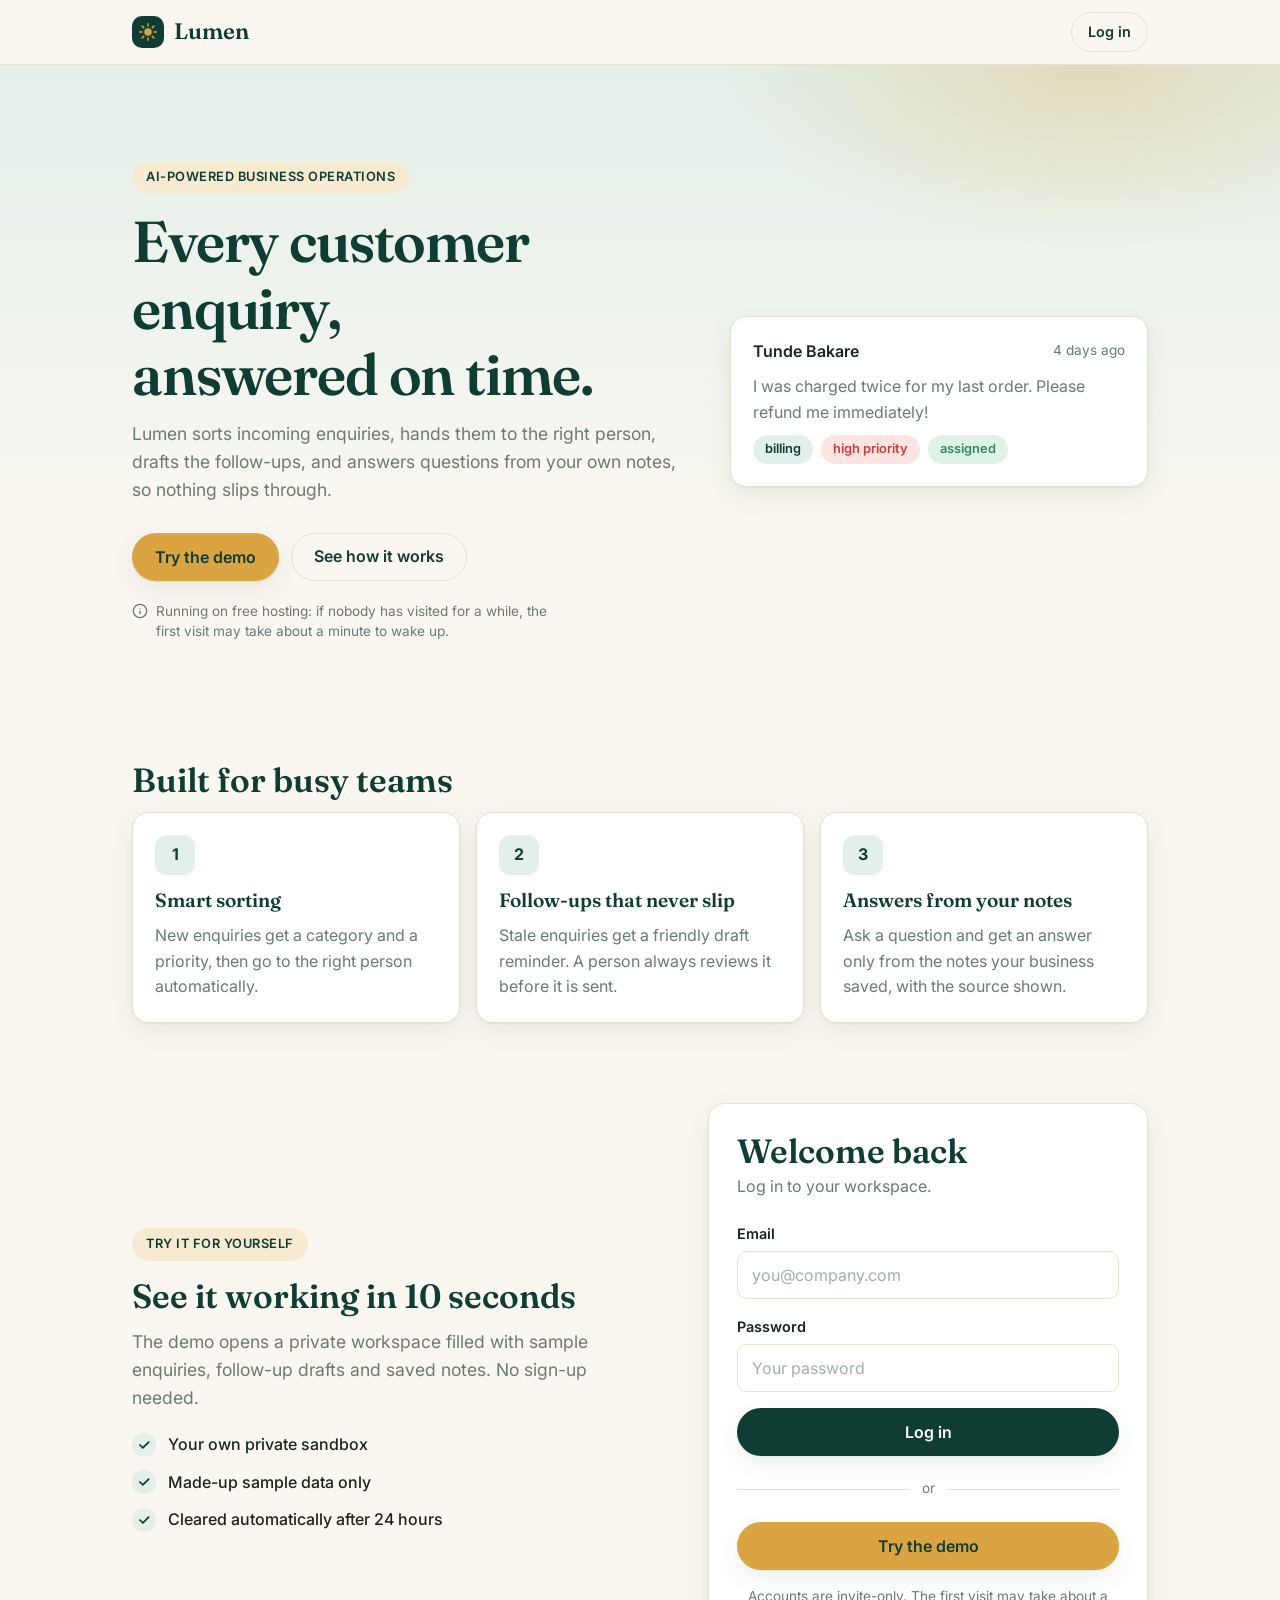
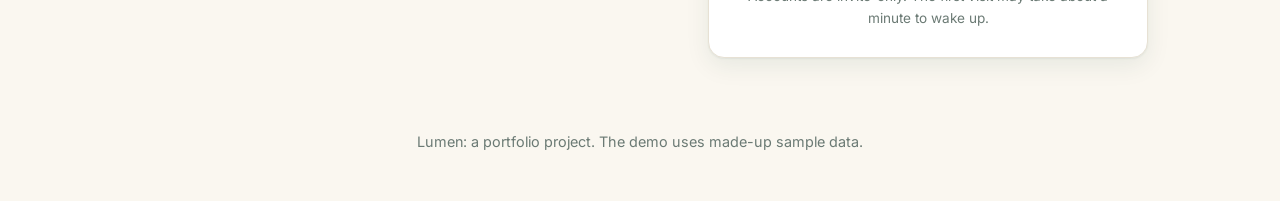
<file: web/index.html>
<!DOCTYPE html>
<html lang="en">
<head>
  <meta charset="utf-8">
  <meta name="viewport" content="width=device-width, initial-scale=1">
  <meta name="theme-color" content="#0f3d33">
  <title>Lumen: customer enquiries, answered on time</title>
  <link rel="preconnect" href="https://fonts.googleapis.com">
  <link rel="preconnect" href="https://fonts.gstatic.com" crossorigin>
  <link href="https://fonts.googleapis.com/css2?family=Fraunces:opsz,wght@9..144,500;9..144,600&family=Inter:wght@400;500;600&display=swap" rel="stylesheet">
  <link rel="stylesheet" href="styles.css">
</head>
<body>
  <header class="topbar">
    <div class="container">
      <a class="brand" href="./">
        <span class="brand-mark">
          <svg width="18" height="18" viewBox="0 0 24 24" fill="none" aria-hidden="true">
            <circle cx="12" cy="12" r="5" fill="#d9a441"></circle>
            <path d="M12 1v3M12 20v3M1 12h3M20 12h3M4.2 4.2l2.1 2.1M17.7 17.7l2.1 2.1M4.2 19.8l2.1-2.1M17.7 6.3l2.1-2.1" stroke="#d9a441" stroke-width="2" stroke-linecap="round"></path>
          </svg>
        </span>
        Lumen
      </a>
      <a class="btn btn-ghost btn-small" id="top-link" href="#login">Log in</a>
    </div>
  </header>

  <main>
    <section class="hero">
      <div class="container">
        <div class="hero-grid">
          <div>
            <span class="eyebrow">AI-powered business operations</span>
            <h1>Every customer enquiry, answered on time.</h1>
            <p class="lead">Lumen sorts incoming enquiries, hands them to the right person, drafts the follow-ups, and answers questions from your own notes, so nothing slips through.</p>
            <div class="hero-actions">
              <button class="btn btn-gold" type="button" data-demo data-target="message">Try the demo</button>
              <a class="btn btn-ghost" href="#features">See how it works</a>
            </div>
            <p class="hero-note">Running on free hosting: if nobody has visited for a while, the first visit may take about a minute to wake up.</p>
            <p id="message" class="notice" role="alert" hidden></p>
          </div>

          <article class="card enquiry hero-card" aria-hidden="true">
            <div class="enquiry-head">
              <span class="enquiry-name">Tunde Bakare</span>
              <span class="enquiry-time">4 days ago</span>
            </div>
            <p>I was charged twice for my last order. Please refund me immediately!</p>
            <div class="badges">
              <span class="badge badge-category">billing</span>
              <span class="badge badge-high">high priority</span>
              <span class="badge badge-done">assigned</span>
            </div>
          </article>
        </div>
      </div>
    </section>

    <section class="section" id="features">
      <div class="container">
        <h2>Built for busy teams</h2>
        <div class="grid grid-3">
          <article class="card">
            <div class="card-icon">1</div>
            <h3>Smart sorting</h3>
            <p>New enquiries get a category and a priority, then go to the right person automatically.</p>
          </article>
          <article class="card">
            <div class="card-icon">2</div>
            <h3>Follow-ups that never slip</h3>
            <p>Stale enquiries get a friendly draft reminder. A person always reviews it before it is sent.</p>
          </article>
          <article class="card">
            <div class="card-icon">3</div>
            <h3>Answers from your notes</h3>
            <p>Ask a question and get an answer only from the notes your business saved, with the source shown.</p>
          </article>
        </div>
      </div>
    </section>

    <section class="section" id="login">
      <div class="container">
        <div class="login-grid">
          <div class="login-intro">
            <span class="eyebrow">Try it for yourself</span>
            <h2>See it working in 10 seconds</h2>
            <p class="lead">The demo opens a private workspace filled with sample enquiries, follow-up drafts and saved notes. No sign-up needed.</p>
            <ul class="checklist">
              <li>Your own private sandbox</li>
              <li>Made-up sample data only</li>
              <li>Cleared automatically after 24 hours</li>
            </ul>
          </div>

          <div class="card login-card">
            <h2>Welcome back</h2>
            <p class="sub">Log in to your workspace.</p>
            <form id="login-form" novalidate>
              <div class="field">
                <label for="email">Email</label>
                <input class="input" id="email" type="email" placeholder="you@company.com" autocomplete="username" inputmode="email">
              </div>
              <div class="field">
                <label for="password">Password</label>
                <input class="input" id="password" type="password" placeholder="Your password" autocomplete="current-password">
              </div>
              <button class="btn btn-primary btn-block" id="login-button" type="submit">Log in</button>
            </form>
            <p id="login-message" class="notice" role="alert" hidden></p>
            <div class="divider"><span>or</span></div>
            <button class="btn btn-gold btn-block" type="button" data-demo data-target="login-message">Try the demo</button>
            <p class="fine">Accounts are invite-only. The first visit may take about a minute to wake up.</p>
          </div>
        </div>
      </div>
    </section>
  </main>

  <footer class="footer">
    <div class="container">Lumen: a portfolio project. The demo uses made-up sample data.</div>
  </footer>

  <script src="api.js"></script>
  <script>
    (function () {
      var heroMessage = document.getElementById("message");
      var cardMessage = document.getElementById("login-message");
      var demoButtons = document.querySelectorAll("[data-demo]");
      var form = document.getElementById("login-form");
      var loginButton = document.getElementById("login-button");
      var topLink = document.getElementById("top-link");

      if (Lumen.getToken()) {
        topLink.textContent = "Open app";
        topLink.href = "app.html";
      }

      function show(target, text) {
        target.textContent = text;
        target.hidden = !text;
      }

      function clearMessages() {
        show(heroMessage, "");
        show(cardMessage, "");
      }

      function setBusy(busy) {
        demoButtons.forEach(function (button) { button.disabled = busy; });
        loginButton.disabled = busy;
      }

      demoButtons.forEach(function (button) {
        var original = button.textContent;
        var target = document.getElementById(button.getAttribute("data-target"));

        button.addEventListener("click", async function () {
          clearMessages();
          setBusy(true);
          button.textContent = "Preparing your demo...";
          try {
            await Lumen.startDemo();
            window.location.href = "app.html";
          } catch (error) {
            show(target, error.message);
            setBusy(false);
            button.textContent = original;
          }
        });
      });

      form.addEventListener("submit", async function (event) {
        event.preventDefault();
        clearMessages();

        var email = document.getElementById("email").value.trim();
        var password = document.getElementById("password").value;
        if (!email || !password) {
          show(cardMessage, "Please enter your email and password.");
          return;
        }

        setBusy(true);
        loginButton.textContent = "Logging in...";
        try {
          await Lumen.login(email, password);
          window.location.href = "app.html";
        } catch (error) {
          show(cardMessage, error.message);
          setBusy(false);
          loginButton.textContent = "Log in";
        }
      });
    })();
  </script>
</body>
</html>
<!-- End of file -->
</file>
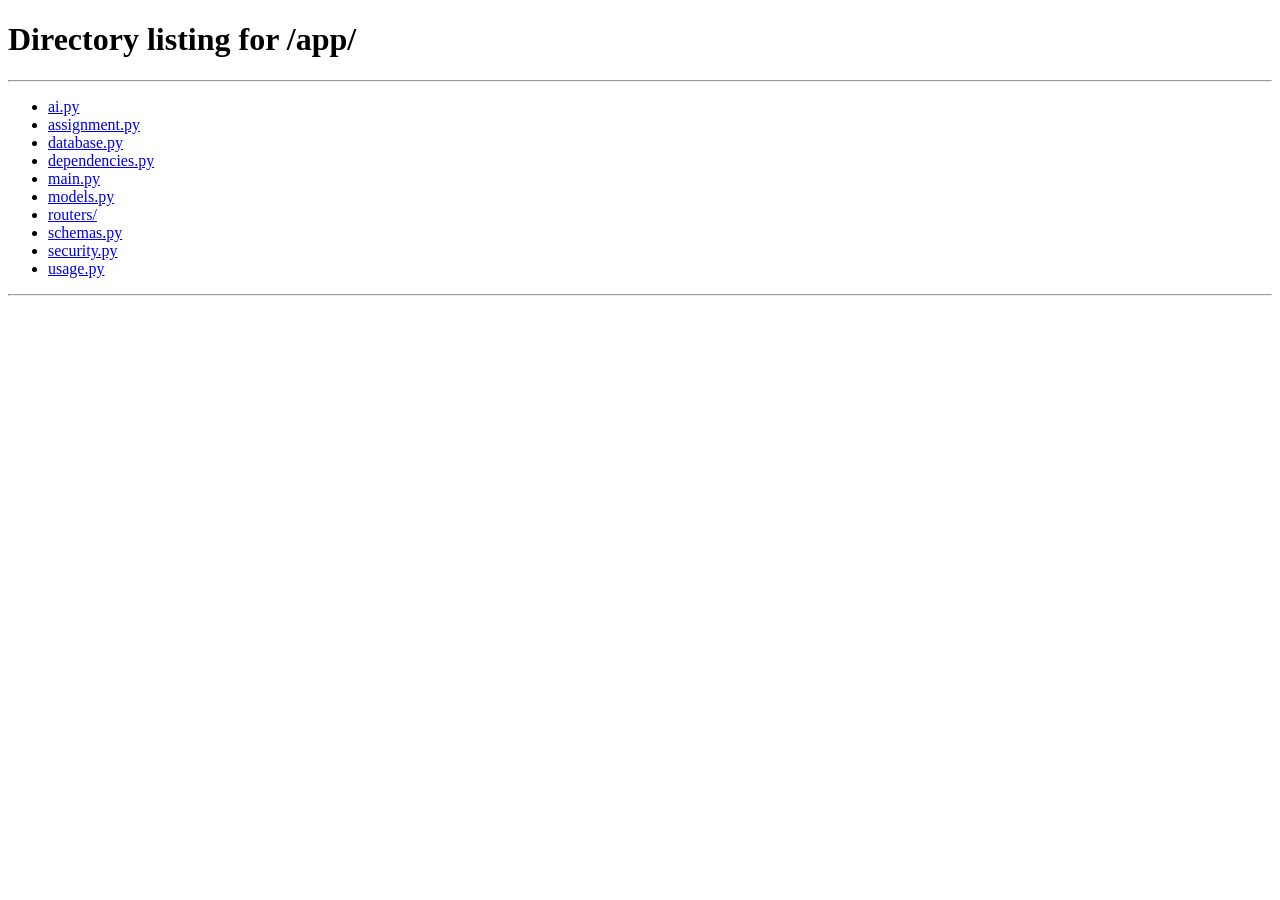
<file: web/app.html>
<!DOCTYPE html>
<html lang="en">
<head>
  <meta charset="utf-8">
  <meta name="viewport" content="width=device-width, initial-scale=1, viewport-fit=cover">
  <meta name="theme-color" content="#0f3d33">
  <title>Lumen</title>
  <link rel="preconnect" href="https://fonts.googleapis.com">
  <link rel="preconnect" href="https://fonts.gstatic.com" crossorigin>
  <link href="https://fonts.googleapis.com/css2?family=Fraunces:opsz,wght@9..144,500;9..144,600&family=Inter:wght@400;500;600&display=swap" rel="stylesheet">
  <link rel="stylesheet" href="styles.css">
  <link rel="stylesheet" href="app.css">
</head>
<body class="app">
  <aside class="sidebar">
    <a class="brand" href="app.html">
      <span class="brand-mark">
        <svg width="18" height="18" viewBox="0 0 24 24" fill="none" aria-hidden="true">
          <circle cx="12" cy="12" r="5" fill="#d9a441"></circle>
          <path d="M12 1v3M12 20v3M1 12h3M20 12h3M4.2 4.2l2.1 2.1M17.7 17.7l2.1 2.1M4.2 19.8l2.1-2.1M17.7 6.3l2.1-2.1" stroke="#d9a441" stroke-width="2" stroke-linecap="round"></path>
        </svg>
      </span>
      Lumen
    </a>
    <nav class="side-nav" id="side-nav" aria-label="Main"></nav>
    <div class="sidebar-foot">
      <div class="user-name" id="user-name">&nbsp;</div>
      <div class="user-role" id="user-role">&nbsp;</div>
      <button class="btn btn-ghost btn-small" type="button" data-logout>Log out</button>
    </div>
  </aside>

  <div class="main">
    <header class="mobile-top">
      <a class="brand" href="app.html">
        <span class="brand-mark">
          <svg width="18" height="18" viewBox="0 0 24 24" fill="none" aria-hidden="true">
            <circle cx="12" cy="12" r="5" fill="#d9a441"></circle>
            <path d="M12 1v3M12 20v3M1 12h3M20 12h3M4.2 4.2l2.1 2.1M17.7 17.7l2.1 2.1M4.2 19.8l2.1-2.1M17.7 6.3l2.1-2.1" stroke="#d9a441" stroke-width="2" stroke-linecap="round"></path>
          </svg>
        </span>
        Lumen
      </a>
      <button class="btn btn-ghost btn-small" type="button" data-logout>Log out</button>
    </header>

    <main class="view" id="view" tabindex="-1"></main>
  </div>

  <nav class="bottom-nav" id="bottom-nav" aria-label="Main"></nav>

  <script src="api.js"></script>
  <script src="app.js"></script>
</body>
</html>
<!-- End of file -->
</file>
<file: web/styles.css>
/* Lumen design system: colors, type and spacing live in the variables below. */
:root {
  --green-900: #0f3d33;
  --green-700: #1b5e4f;
  --green-100: #e3efea;
  --gold: #d9a441;
  --gold-soft: #f6ead0;
  --cream: #faf7f0;
  --surface: #ffffff;
  --ink: #1b2421;
  --muted: #6b7a74;
  --line: #e7e1d4;
  --success: #2e8b57;
  --warning: #c98a00;
  --danger: #c2413a;

  --font-body: "Inter", system-ui, -apple-system, "Segoe UI", Roboto, sans-serif;
  --font-heading: "Fraunces", Georgia, "Times New Roman", serif;

  --radius: 16px;
  --radius-sm: 10px;
  --shadow: 0 1px 2px rgba(15, 61, 51, 0.06), 0 8px 24px rgba(15, 61, 51, 0.08);
}

* {
  box-sizing: border-box;
}

[hidden] {
  display: none !important;
}

html {
  -webkit-text-size-adjust: 100%;
}

body {
  margin: 0;
  background: var(--cream);
  color: var(--ink);
  font-family: var(--font-body);
  font-size: 16px;
  line-height: 1.6;
}

h1,
h2,
h3 {
  font-family: var(--font-heading);
  font-weight: 600;
  line-height: 1.15;
  color: var(--green-900);
  margin: 0 0 12px;
  text-wrap: balance;
}

h1 {
  font-size: clamp(2.1rem, 7vw, 3.6rem);
  letter-spacing: -0.02em;
}

h2 {
  font-size: clamp(1.5rem, 4.5vw, 2.1rem);
}

h3 {
  font-size: 1.2rem;
}

p {
  margin: 0 0 16px;
}

a:focus-visible,
button:focus-visible,
.input:focus-visible {
  outline: 3px solid rgba(217, 164, 65, 0.6);
  outline-offset: 2px;
}

.container {
  width: 100%;
  max-width: 1080px;
  margin: 0 auto;
  padding: 0 20px;
}

/* Top bar */
.topbar {
  position: sticky;
  top: 0;
  z-index: 10;
  background: rgba(250, 247, 240, 0.92);
  backdrop-filter: blur(8px);
  border-bottom: 1px solid var(--line);
}

.topbar .container {
  display: flex;
  align-items: center;
  justify-content: space-between;
  min-height: 64px;
}

.brand {
  display: flex;
  align-items: center;
  gap: 10px;
  font-family: var(--font-heading);
  font-size: 1.4rem;
  font-weight: 600;
  color: var(--green-900);
  text-decoration: none;
}

.brand-mark {
  width: 32px;
  height: 32px;
  border-radius: 10px;
  background: var(--green-900);
  display: grid;
  place-items: center;
}

/* Buttons: big enough to tap comfortably on a phone */
.btn {
  display: inline-flex;
  align-items: center;
  justify-content: center;
  gap: 8px;
  min-height: 48px;
  padding: 0 22px;
  border: 1px solid transparent;
  border-radius: 999px;
  font-family: var(--font-body);
  font-size: 1rem;
  font-weight: 600;
  text-decoration: none;
  cursor: pointer;
  transition: transform 0.15s ease, box-shadow 0.15s ease, background 0.15s ease;
}

.btn:hover {
  transform: translateY(-1px);
}

.btn:disabled {
  opacity: 0.6;
  cursor: not-allowed;
  transform: none;
}

.btn-primary {
  background: var(--green-900);
  color: #fff;
  box-shadow: var(--shadow);
}

.btn-primary:hover {
  background: var(--green-700);
}

.btn-gold {
  background: var(--gold);
  color: var(--green-900);
  box-shadow: var(--shadow);
}

.btn-ghost {
  background: transparent;
  color: var(--green-900);
  border-color: var(--line);
}

.btn-small {
  min-height: 40px;
  padding: 0 16px;
  font-size: 0.9rem;
}

.btn-block {
  width: 100%;
}

/* Hero */
.hero {
  position: relative;
  overflow: hidden;
  padding: 56px 0 48px;
  background:
    radial-gradient(520px 260px at 85% 0%, rgba(217, 164, 65, 0.28), transparent 70%),
    linear-gradient(180deg, var(--green-100), var(--cream) 70%);
}

.hero-grid {
  display: grid;
  gap: 32px;
  align-items: center;
}

.hero-card {
  display: none;
}

.eyebrow {
  display: inline-block;
  margin-bottom: 16px;
  padding: 6px 14px;
  border-radius: 999px;
  background: var(--gold-soft);
  color: var(--green-900);
  font-size: 0.8rem;
  font-weight: 600;
  letter-spacing: 0.04em;
  text-transform: uppercase;
}

.lead {
  max-width: 560px;
  font-size: 1.1rem;
  color: var(--muted);
}

.hero-actions {
  display: flex;
  flex-wrap: wrap;
  gap: 12px;
  margin-top: 28px;
}

/* Small heads-up under the hero buttons */
.hero-note {
  display: flex;
  align-items: flex-start;
  gap: 8px;
  max-width: 440px;
  margin: 20px 0 0;
  color: var(--muted);
  font-size: 0.85rem;
  line-height: 1.5;
}

.hero-note::before {
  content: "";
  flex: none;
  width: 16px;
  height: 16px;
  margin-top: 2px;
  background: url("data:image/svg+xml,%3Csvg xmlns='http://www.w3.org/2000/svg' viewBox='0 0 24 24' fill='none' stroke='%236b7a74' stroke-width='2' stroke-linecap='round' stroke-linejoin='round'%3E%3Ccircle cx='12' cy='12' r='10'/%3E%3Cpath d='M12 16v-4M12 8h.01'/%3E%3C/svg%3E") center / contain no-repeat;
}

/* Sections and cards */
.section {
  padding: 40px 0;
}

.grid {
  display: grid;
  gap: 16px;
  grid-template-columns: 1fr;
}

.card {
  background: var(--surface);
  border: 1px solid var(--line);
  border-radius: var(--radius);
  padding: 22px;
  box-shadow: var(--shadow);
}

.card-icon {
  width: 40px;
  height: 40px;
  margin-bottom: 14px;
  border-radius: 12px;
  background: var(--green-100);
  color: var(--green-900);
  display: grid;
  place-items: center;
  font-weight: 700;
}

.card p {
  margin: 0;
  color: var(--muted);
}

/* Enquiry card */
.enquiry {
  display: grid;
  gap: 10px;
}

.enquiry-head {
  display: flex;
  align-items: center;
  justify-content: space-between;
  gap: 12px;
}

.enquiry-name {
  font-weight: 600;
}

.enquiry-time {
  color: var(--muted);
  font-size: 0.85rem;
}

.badges {
  display: flex;
  flex-wrap: wrap;
  gap: 8px;
}

.badge {
  display: inline-block;
  padding: 4px 12px;
  border-radius: 999px;
  font-size: 0.8rem;
  font-weight: 600;
}

.badge-category {
  background: var(--green-100);
  color: var(--green-900);
}

.badge-high {
  background: #fbe4e2;
  color: var(--danger);
}

.badge-medium {
  background: #fbefd2;
  color: var(--warning);
}

.badge-done {
  background: #def2e6;
  color: var(--success);
}

/* Login section */
.login-grid {
  display: grid;
  gap: 32px;
  align-items: center;
}

.checklist {
  list-style: none;
  margin: 20px 0 0;
  padding: 0;
  display: grid;
  gap: 12px;
}

.checklist li {
  display: flex;
  align-items: center;
  gap: 12px;
  font-weight: 500;
}

.checklist li::before {
  content: "";
  flex: none;
  width: 24px;
  height: 24px;
  border-radius: 50%;
  background: var(--green-100) url("data:image/svg+xml,%3Csvg xmlns='http://www.w3.org/2000/svg' viewBox='0 0 24 24' fill='none' stroke='%230f3d33' stroke-width='3' stroke-linecap='round' stroke-linejoin='round'%3E%3Cpath d='M5 12l5 5L20 7'/%3E%3C/svg%3E") center / 14px no-repeat;
}

.login-card {
  width: 100%;
  max-width: 440px;
  margin: 0 auto;
  padding: 28px;
}

.login-card h2 {
  margin-bottom: 4px;
}

.login-card .sub {
  margin-bottom: 22px;
  color: var(--muted);
}

.field {
  display: grid;
  gap: 6px;
  margin-bottom: 16px;
}

.field label {
  font-weight: 600;
  font-size: 0.9rem;
}

.input {
  width: 100%;
  min-height: 48px;
  padding: 0 14px;
  border: 1px solid var(--line);
  border-radius: var(--radius-sm);
  background: #fff;
  color: var(--ink);
  font-family: var(--font-body);
  font-size: 1rem;
}

.input::placeholder {
  color: #a3aea9;
}

.input:focus {
  border-color: var(--gold);
}

.divider {
  display: flex;
  align-items: center;
  gap: 12px;
  margin: 22px 0;
  color: var(--muted);
  font-size: 0.85rem;
}

.divider::before,
.divider::after {
  content: "";
  flex: 1;
  height: 1px;
  background: var(--line);
}

.login-card .fine {
  margin: 16px 0 0;
  text-align: center;
  color: var(--muted);
  font-size: 0.85rem;
}

/* Notices */
.notice {
  margin: 16px 0 0;
  padding: 12px 16px;
  border-radius: var(--radius-sm);
  background: #fbe4e2;
  color: var(--danger);
  font-weight: 500;
}

.notice-gold {
  background: var(--gold-soft);
  color: var(--green-900);
}

/* Stats and usage meter */
.stat-label {
  color: var(--muted);
  font-size: 0.8rem;
  font-weight: 600;
  letter-spacing: 0.04em;
  text-transform: uppercase;
}

.stat-value {
  margin: 4px 0 12px;
  font-family: var(--font-heading);
  font-size: 2.2rem;
  line-height: 1.1;
  color: var(--green-900);
}

.meter {
  height: 10px;
  border-radius: 999px;
  background: var(--green-100);
  overflow: hidden;
}

.meter-fill {
  width: 0;
  height: 100%;
  border-radius: 999px;
  background: var(--gold);
  transition: width 0.4s ease;
}

.footer {
  padding: 32px 0 48px;
  color: var(--muted);
  font-size: 0.9rem;
  text-align: center;
}

/* Larger screens */
@media (min-width: 768px) {
  .container {
    padding: 0 32px;
  }

  .hero {
    padding: 96px 0 80px;
  }

  .hero-grid {
    grid-template-columns: 1.15fr 0.85fr;
  }

  .hero-card {
    display: grid;
  }

  .grid-3 {
    grid-template-columns: repeat(3, 1fr);
  }

  .grid-2 {
    grid-template-columns: repeat(2, 1fr);
  }

  .login-grid {
    grid-template-columns: 1fr 440px;
    gap: 64px;
  }

  .login-card {
    margin: 0 0 0 auto;
  }
}

@media (prefers-reduced-motion: reduce) {
  * {
    transition: none !important;
  }
}

/* End of file */
</file>
<file: web/app.css>
/* Lumen app layout: sidebar on desktop, bottom navigation on phones. */
body.app {
  background: var(--cream);
}

.sidebar {
  display: none;
}

.mobile-top {
  position: sticky;
  top: 0;
  z-index: 20;
  display: flex;
  align-items: center;
  justify-content: space-between;
  min-height: 60px;
  padding: 0 20px;
  background: rgba(250, 247, 240, 0.92);
  backdrop-filter: blur(8px);
  border-bottom: 1px solid var(--line);
}

.main {
  padding-bottom: 96px;
}

.view {
  max-width: 1000px;
  margin: 0 auto;
  padding: 24px 20px 32px;
  outline: none;
}

.page-title {
  margin-bottom: 4px;
  font-size: clamp(1.8rem, 5vw, 2.4rem);
}

.page-sub {
  margin-bottom: 24px;
  color: var(--muted);
}

/* Stat cards */
.stats {
  display: grid;
  gap: 12px;
  grid-template-columns: repeat(2, 1fr);
  margin-bottom: 32px;
}

.stat-card {
  display: block;
  padding: 18px;
  color: inherit;
  text-decoration: none;
}

a.stat-card:hover {
  border-color: var(--gold);
}

.stat-card .stat-value {
  margin-bottom: 8px;
  font-size: 1.9rem;
}

.stat-card .meter {
  margin-bottom: 8px;
}

.card .stat-note {
  font-size: 0.85rem;
}

/* Lists */
.section-head {
  display: flex;
  align-items: baseline;
  justify-content: space-between;
  margin-bottom: 12px;
}

.section-head h2 {
  margin: 0;
  font-size: 1.3rem;
}

.text-link {
  color: var(--green-700);
  font-weight: 600;
  text-decoration: none;
}

.list {
  display: grid;
  gap: 12px;
}

.row-card {
  display: grid;
  gap: 8px;
  padding: 16px 18px;
}

.row-head {
  display: flex;
  align-items: center;
  justify-content: space-between;
  gap: 12px;
}

.row-name {
  font-weight: 600;
}

.row-time {
  color: var(--muted);
  font-size: 0.85rem;
  white-space: nowrap;
}

.row-card .row-message {
  color: var(--ink);
  display: -webkit-box;
  -webkit-line-clamp: 2;
  -webkit-box-orient: vertical;
  overflow: hidden;
}

.row-card .row-message.full {
  display: block;
  overflow: visible;
}

.empty {
  padding: 28px;
  text-align: center;
  color: var(--muted);
}

.demo-note {
  margin: 0 0 24px;
}

/* Extra badges */
.badge-warn {
  background: var(--gold-soft);
  color: #8a5a00;
}

.badge-neutral {
  background: #eeeae0;
  color: var(--muted);
}

/* Search, filter chips and selects */
.search {
  margin-bottom: 14px;
}

.chips {
  display: flex;
  flex-wrap: nowrap;
  gap: 8px;
  margin: 0 -20px 12px;
  padding: 2px 20px 6px;
  overflow-x: auto;
  scrollbar-width: none;
  -webkit-overflow-scrolling: touch;
}

.chips::-webkit-scrollbar {
  display: none;
}

.chip {
  flex: none;
  min-height: 40px;
  padding: 0 14px;
  border: 1px solid var(--line);
  border-radius: 999px;
  background: #fff;
  color: var(--ink);
  font-family: var(--font-body);
  font-size: 0.85rem;
  font-weight: 600;
  cursor: pointer;
  white-space: nowrap;
}

.chip:hover {
  border-color: var(--gold);
}

.chip.active {
  background: var(--green-900);
  border-color: var(--green-900);
  color: #fff;
}

.chip-count {
  margin-left: 4px;
  opacity: 0.7;
}

.list-summary {
  margin: 0 0 12px;
  color: var(--muted);
  font-size: 0.85rem;
}

.row-actions {
  display: grid;
  gap: 12px;
  grid-template-columns: 1fr;
  margin-top: 6px;
  padding-top: 14px;
  border-top: 1px solid var(--line);
}

.mini-field {
  display: grid;
  gap: 4px;
}

.mini-label {
  color: var(--muted);
  font-size: 0.75rem;
  font-weight: 600;
  letter-spacing: 0.04em;
  text-transform: uppercase;
}

.select {
  min-height: 44px;
  padding-right: 36px;
  appearance: none;
  -webkit-appearance: none;
  background-image: url("data:image/svg+xml,%3Csvg xmlns='http://www.w3.org/2000/svg' viewBox='0 0 24 24' fill='none' stroke='%236b7a74' stroke-width='2.5' stroke-linecap='round' stroke-linejoin='round'%3E%3Cpath d='M6 9l6 6 6-6'/%3E%3C/svg%3E");
  background-repeat: no-repeat;
  background-position: right 12px center;
  background-size: 16px;
  cursor: pointer;
}

.select:disabled {
  opacity: 0.6;
  cursor: wait;
}

/* Reminders */
.tool-card {
  margin-bottom: 20px;
}

.tool-card h3 {
  margin-bottom: 6px;
}

.tool-card .btn {
  margin-top: 14px;
}

.draft-label {
  margin-top: 4px;
  color: var(--muted);
  font-size: 0.75rem;
  font-weight: 600;
  letter-spacing: 0.04em;
  text-transform: uppercase;
}

.draft {
  padding: 14px 16px;
  border-left: 4px solid var(--gold);
  border-radius: var(--radius-sm);
  background: var(--green-100);
  color: var(--green-900);
  white-space: pre-wrap;
}

.row-card .notice {
  margin-top: 0;
}

.row-buttons {
  display: flex;
  flex-wrap: wrap;
  align-items: center;
  gap: 10px;
  margin-top: 4px;
}

/* Plan card (Dashboard, owners only) */
.plan-card {
  margin-bottom: 32px;
}

.plan-card .plan-text {
  margin-bottom: 14px;
}

.plan-options {
  display: grid;
  grid-template-columns: 1fr 1fr;
  gap: 10px;
  max-width: 440px;
}

.plan-option {
  display: flex;
  flex-direction: column;
  align-items: flex-start;
  justify-content: center;
  gap: 2px;
  min-height: 64px;
  padding: 12px 16px;
  border: 1px solid var(--line);
  border-radius: var(--radius-sm);
  background: #fff;
  color: var(--ink);
  font-family: var(--font-body);
  text-align: left;
  cursor: pointer;
}

.plan-option:hover:not(:disabled):not(.current) {
  border-color: var(--gold);
}

.plan-option:focus-visible {
  outline: 3px solid var(--gold);
  outline-offset: 2px;
}

.plan-option.current {
  background: var(--green-900);
  border-color: var(--green-900);
  color: #fff;
}

.plan-option:disabled {
  cursor: not-allowed;
}

.plan-option:disabled:not(.current) {
  opacity: 0.55;
}

.plan-name {
  font-size: 1rem;
  font-weight: 700;
}

.plan-limit {
  font-size: 0.85rem;
  opacity: 0.8;
}

/* Knowledge */
.ask-form {
  display: grid;
  gap: 10px;
  margin-top: 14px;
}

.ask-form .btn {
  margin-top: 0;
}

.answer {
  margin-top: 16px;
  padding: 14px 16px;
  border-radius: var(--radius-sm);
}

.answer-found {
  border-left: 4px solid var(--gold);
  background: var(--green-100);
  color: var(--green-900);
}

.answer-none {
  background: #eeeae0;
  color: var(--muted);
}

.answer-error {
  background: #fbe4e2;
  color: var(--danger);
  font-weight: 500;
}

.answer-text {
  margin-bottom: 10px;
  font-weight: 500;
}

.answer-sources {
  display: flex;
  flex-wrap: wrap;
  align-items: center;
  gap: 8px;
}

.answer-sources .mini-label {
  color: inherit;
  opacity: 0.8;
}

.note-content {
  color: var(--ink);
  white-space: pre-wrap;
}

.textarea {
  min-height: 130px;
  padding: 12px 14px;
  line-height: 1.5;
  resize: vertical;
}

.form-card {
  margin-top: 28px;
}

.form-card h3 {
  margin-bottom: 14px;
}

.btn-danger {
  color: var(--danger);
  border-color: #f1c9c6;
}

.btn-danger:hover {
  background: #fbe4e2;
}

/* Small confirmation message */
.toast {
  position: fixed;
  left: 50%;
  bottom: 88px;
  z-index: 50;
  max-width: calc(100% - 40px);
  padding: 12px 20px;
  border-radius: 999px;
  background: var(--green-900);
  color: #fff;
  font-weight: 600;
  box-shadow: var(--shadow);
  transform: translateX(-50%);
}

.toast.error {
  background: var(--danger);
}

/* Navigation icons */
.nav-icon {
  width: 44px;
  height: 28px;
  display: grid;
  place-items: center;
  border-radius: 999px;
}

.nav-icon svg {
  width: 20px;
  height: 20px;
}

/* Bottom navigation (phones) */
.bottom-nav {
  position: fixed;
  left: 0;
  right: 0;
  bottom: 0;
  z-index: 30;
  display: grid;
  grid-template-columns: repeat(4, 1fr);
  background: #fff;
  border-top: 1px solid var(--line);
  padding-bottom: env(safe-area-inset-bottom);
  box-shadow: 0 -6px 20px rgba(15, 61, 51, 0.06);
}

.bottom-nav .nav-link {
  display: flex;
  flex-direction: column;
  align-items: center;
  justify-content: center;
  gap: 2px;
  min-height: 64px;
  color: var(--muted);
  font-size: 0.72rem;
  font-weight: 600;
  text-decoration: none;
}

.bottom-nav .nav-link.active {
  color: var(--green-900);
}

.bottom-nav .nav-link.active .nav-icon {
  background: var(--gold-soft);
}

@media (min-width: 560px) {
  .row-actions {
    grid-template-columns: repeat(2, 1fr);
  }

  .ask-form {
    grid-template-columns: 1fr auto;
  }
}

/* Desktop: sidebar layout */
@media (min-width: 900px) {
  .sidebar {
    display: flex;
    flex-direction: column;
    position: fixed;
    top: 0;
    bottom: 0;
    left: 0;
    width: 260px;
    padding: 24px 16px;
    background: var(--green-900);
    color: #fff;
  }

  .sidebar .brand {
    padding: 0 8px 28px;
    color: #fff;
  }

  .sidebar .brand-mark {
    background: rgba(255, 255, 255, 0.12);
  }

  .side-nav {
    display: grid;
    gap: 4px;
  }

  .sidebar .nav-link {
    display: flex;
    align-items: center;
    gap: 12px;
    min-height: 46px;
    padding: 0 12px;
    border-radius: 12px;
    color: rgba(255, 255, 255, 0.78);
    font-weight: 500;
    text-decoration: none;
  }

  .sidebar .nav-link:hover {
    background: rgba(255, 255, 255, 0.08);
    color: #fff;
  }

  .sidebar .nav-link.active {
    background: var(--gold);
    color: var(--green-900);
    font-weight: 600;
  }

  .sidebar .nav-icon {
    width: 24px;
    height: 24px;
    border-radius: 0;
  }

  .sidebar-foot {
    margin-top: auto;
    padding: 16px 8px 0;
    border-top: 1px solid rgba(255, 255, 255, 0.14);
  }

  .user-name {
    font-weight: 600;
  }

  .user-role {
    margin-bottom: 12px;
    color: rgba(255, 255, 255, 0.65);
    font-size: 0.85rem;
  }

  .sidebar .btn-ghost {
    width: 100%;
    color: #fff;
    border-color: rgba(255, 255, 255, 0.3);
  }

  .main {
    margin-left: 260px;
    padding-bottom: 0;
  }

  .mobile-top,
  .bottom-nav {
    display: none;
  }

  .view {
    padding: 40px 40px 48px;
  }

  .chips {
    margin: 0 0 12px;
    padding: 2px 0 6px;
    flex-wrap: wrap;
    overflow: visible;
  }

  .stats {
    grid-template-columns: repeat(4, 1fr);
  }

  .toast {
    bottom: 24px;
  }
}

/* End of file */
</file>
